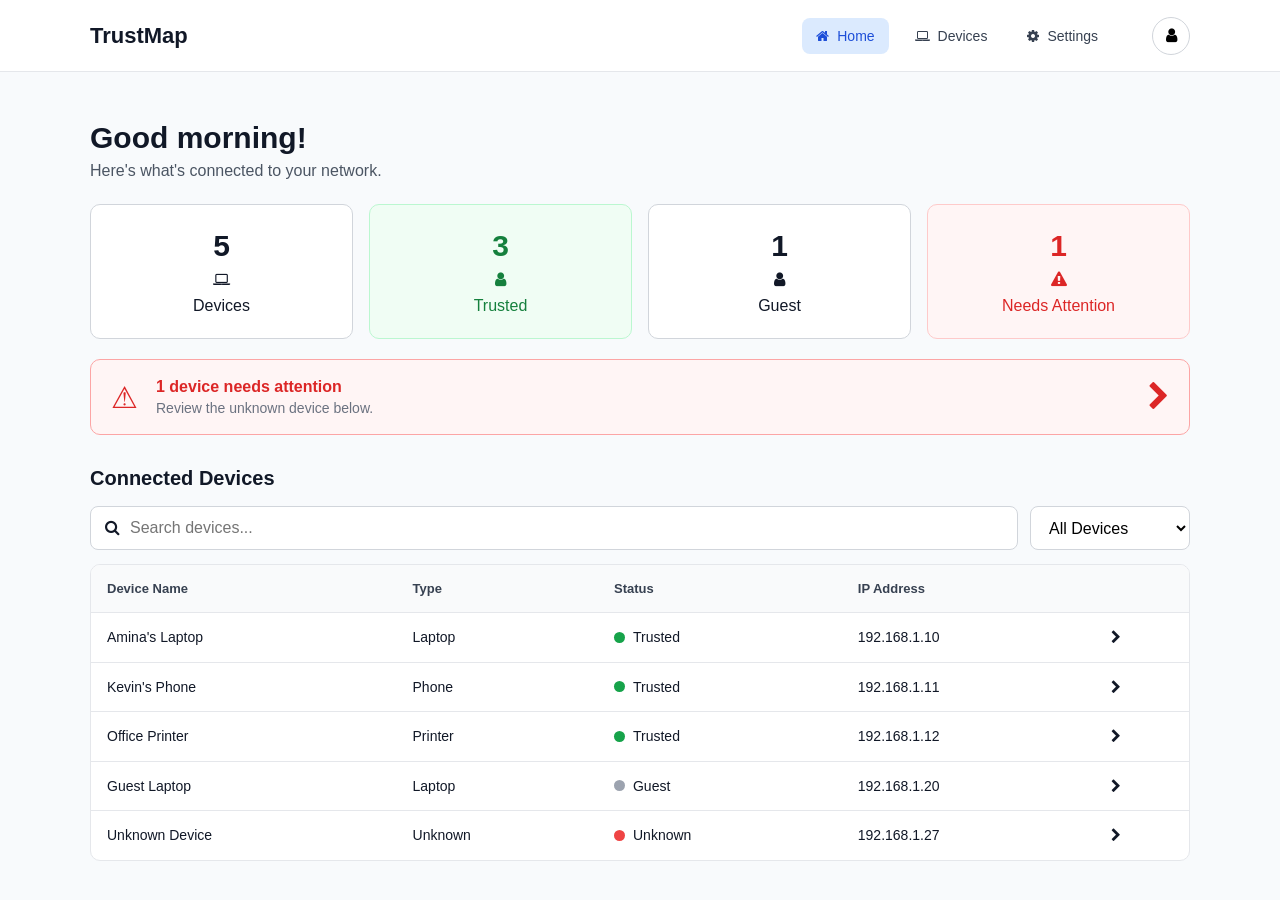
<file: index.html>
<!DOCTYPE html>
<html lang="en">

<head>
    <meta charset="UTF-8">
    <meta name="viewport" content="width=device-width, initial-scale=1.0">
    <title>TrustMap | Dashboard</title>
    <link rel="stylesheet" href="css/style.css">
    <link rel="stylesheet" href="https://cdnjs.cloudflare.com/ajax/libs/font-awesome/4.7.0/css/font-awesome.min.css">
</head>

<body>
    <!-- top navigation bar -->
    <header class="topbar">
        <div class="topbar-container">
            <a href="index.html" class="logo">
                TrustMap
            </a>

            <nav class="main-nav" aria-label="Main navigation">
                <a href="index.html" class="nav-link active">
                    <span aria-hidden="true">
                        <i class="fa fa-home" aria-hidden="true"></i>
                    </span>
                    Home
                </a>

                <a href="device.html" class="nav-link">
                    <span aria-hidden="true">
                        <i class="fa fa-laptop" aria-hidden="true"></i>
                    </span>
                    Devices
                </a>

                <a href="#" class="nav-link">
                    <span aria-hidden="true">
                        <i class="fa fa-cog" aria-hidden="true"></i>
                    </span>
                    Settings
                </a>
            </nav>

            <button class="profile-button" aria-label="Open profile">
                <span aria-hidden="true">
                    <i class="fa fa-user" aria-hidden="true"></i>
                </span>
            </button>
        </div>
    </header>

    <!-- dashboard content -->
    <main class="dashboard">
        <section class="dashboard-intro">
            <h1>Good morning!</h1>
            <p> Here's what's connected to your network.</p>
        </section>

        <!-- network status cards -->
        <section class="status-grid" aria-label="Network status">
            <article class="status-card">
                <strong class="status-number" id="device-count">5</strong>
                <span aria-hidden="true">
                    <i class="fa fa-laptop" aria-hidden="true"></i>
                </span>
                <p>Devices</p>
            </article>

            <article class="status-card status-card-trusted">
                <strong class="status-number" id="trusted-count">3</strong>
                <span aria-hidden="true">
                    <i class="fa fa-user" aria-hidden="true"></i>
                </span>
                <p>Trusted</p>
            </article>

            <article class="status-card">
                <strong class="status-number" id="guest-count">1</strong>
                <span aria-hidden="true">
                    <i class="fa fa-user" aria-hidden="true"></i>
                </span>
                <p>Guest</p>
            </article>

            <article class="status-card status-card-attention">
                <strong class="status-number" id="attention-count">1</strong>
                <span aria-hidden="true">
                    <i class="fa fa-exclamation-triangle" aria-hidden="true"></i>
                </span>
                <p>Needs Attention</p>
            </article>
        </section>

        <!-- attention alert -->
        <section class="attention-alert" aria-label="Device attention required" id="network-alert">
            <span class="alert-icon" aria-hidden="true">
                <i class="fa fa-exclamation-triangle" aria-hidden="true"></i>
            </span>
            <div class="alert-message">
                <strong> 1 device needs attention </strong>
                <p> Review the unknown device below. </p>
            </div>

            <a href="device.html" class="alert-action" aria-label="Review unknown device">
                <i class="fa fa-angle-right" aria-hidden="true"></i>
            </a>
        </section>

        <!-- connected devices section -->
        <section class="devices-section" id="devices">
            <h2>Connected Devices</h2>

            <!-- SEARCH + FILTER -->
            <div class="device-controls">
                <label class="search-box">
                    <span aria-hidden="true"><i class="fa fa-search" aria-hidden="true"></i></span>
                    <input type="search" id="device-search" placeholder="Search devices..." aria-label="Search devices">
                </label>

                <select class="device-filter" id="device-filter" aria-label="Filter devices">
                    <option value="all">All Devices</option>
                    <option value="trusted">Trusted</option>
                    <option value="guest">Guest</option>
                    <option value="unknown">Unknown</option>
                </select>
            </div>

            <!-- devices table -->
            <div class="table-wrapper">
                <table class="device-table">
                    <thead>
                        <tr>
                            <th scope="col">Device Name</th>
                            <th scope="col">Type</th>
                            <th scope="col">Status</th>
                            <th scope="col">IP Address</th>
                            <th scope="col">
                                <span class="sr-only">Action</span>
                            </th>
                        </tr>
                    </thead>
                    <tbody id="device-table-body"></tbody>
                </table>
            </div>
        </section>
    </main>
    <script src="js/app.js"></script>
</body>
</html>
</file>
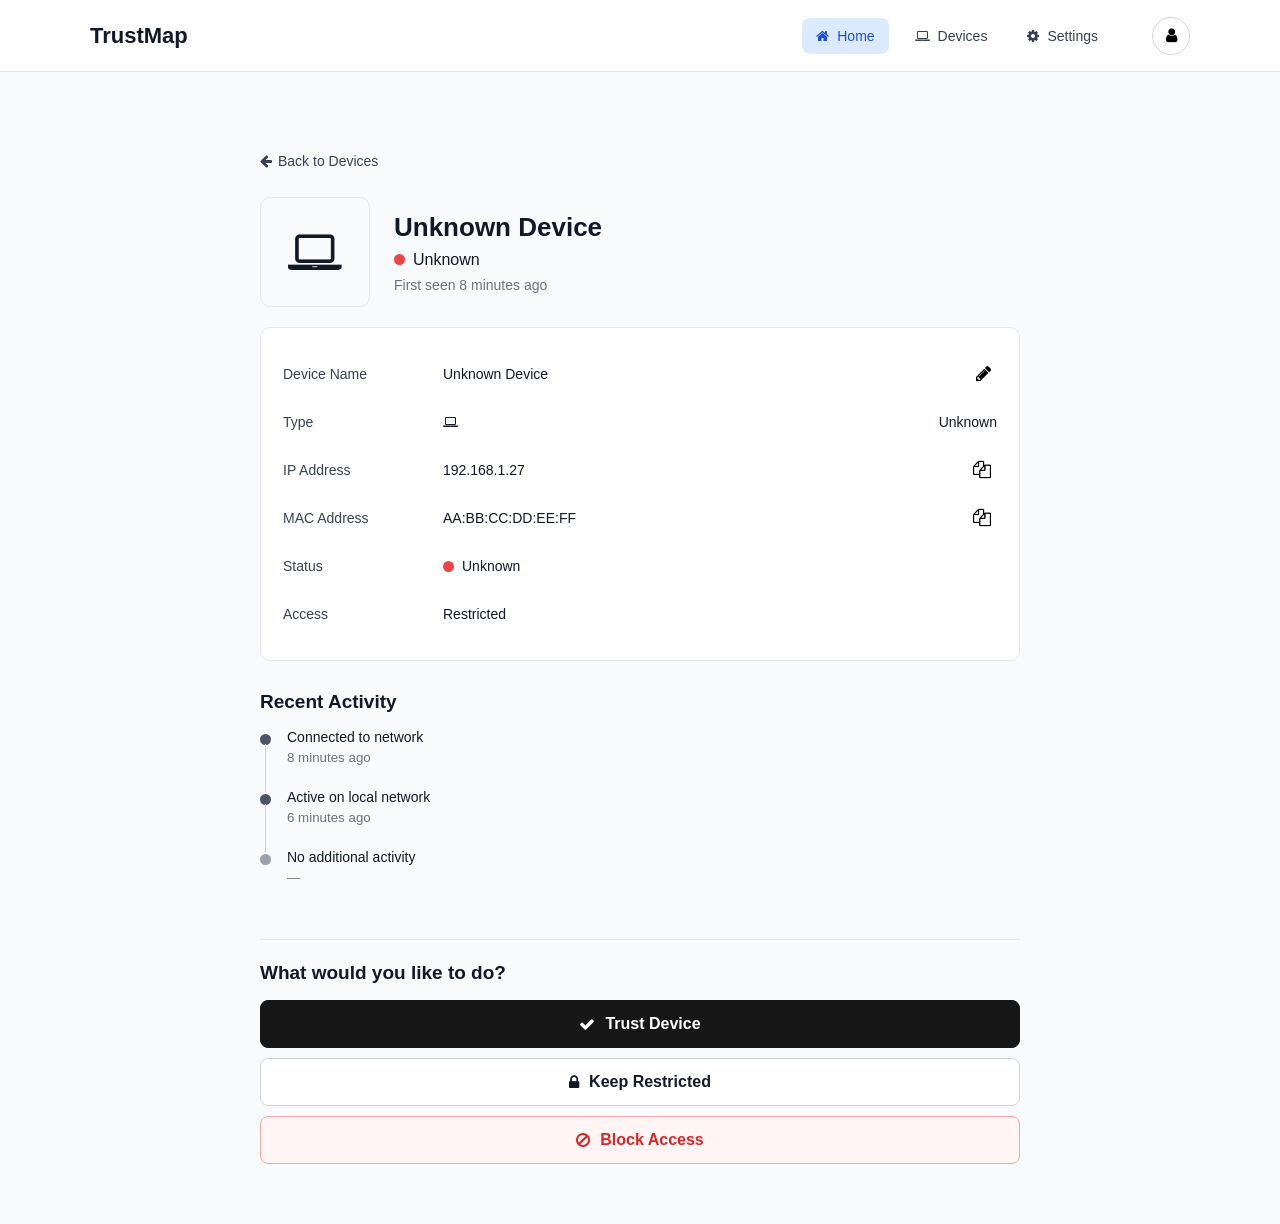
<file: device.html>
<!DOCTYPE html>
<html lang="en">
<head>
    <meta charset="UTF-8">
    <meta name="viewport" content="width=device-width, initial-scale=1.0">
    <title>TrustMap | Device Details</title>
    <link rel="stylesheet" href="css/style.css">
    <link rel="stylesheet" href="https://cdnjs.cloudflare.com/ajax/libs/font-awesome/4.7.0/css/font-awesome.min.css">
</head>

<body>
    <!-- top navigation bar -->
    <header class="topbar">
        <div class="topbar-container">
            <a href="index.html" class="logo">
                TrustMap
            </a>

            <nav class="main-nav" aria-label="Main navigation">
                <a href="index.html" class="nav-link active">
                    <span aria-hidden="true">
                        <i class="fa fa-home" aria-hidden="true"></i>
                    </span>
                    Home
                </a>

                <a href="#devices" class="nav-link">
                    <span aria-hidden="true">
                        <i class="fa fa-laptop" aria-hidden="true"></i>
                    </span>
                    Devices
                </a>

                <a href="#" class="nav-link">
                    <span aria-hidden="true">
                        <i class="fa fa-cog" aria-hidden="true"></i>
                    </span>
                    Settings
                </a>
            </nav>

            <button class="profile-button" aria-label="Open profile">
                <span aria-hidden="true">
                    <i class="fa fa-user" aria-hidden="true"></i>
                </span>
            </button>
        </div>
    </header>

    <!-- device details page content -->
    <main class="device-page">
        <!-- Back navigation -->
        <a href="index.html" class="back-link">
            <span aria-hidden="true">
                <i class="fa fa-arrow-left" aria-hidden="true"></i>
            </span>
            Back to Devices
        </a>

        <!-- Device heading -->
        <section class="device-heading">
            <div class="device-icon" aria-hidden="true">
                <i class="fa fa-laptop" aria-hidden="true"></i>
            </div>

            <div class="device-heading-info">
                <h1 id="device-name">Unknown Device</h1>
                <div class="device-status unknown" id="device-heading-status">
                    <span class="status-dot"></span>
                    <span id="device-heading-status-text">Unknown</span>
                </div>
                <p id="device-first-seen">First seen 8 minutes ago</p>
            </div>
        </section>

        <!-- Device information -->
        <section class="device-information" aria-labelledby="device-information-title">
            <h2 id="device-information-title"class="sr-only">
                Device information
            </h2>

            <dl class="device-details-list">
                <div class="detail-row">
                    <dt>Device Name</dt>
                    <dd>
                        <span id="device-detail-name">
                            Unknown Device
                        </span>
                        <button class="icon-button" aria-label="Edit device name">
                            <i class="fa fa-pencil" aria-hidden="true"></i>
                        </button>
                    </dd>
                </div>

                <div class="detail-row">
                    <dt>Type</dt>
                    <dd id="device-type">
                        <i class="fa fa-laptop" aria-hidden="true"></i>
                        Unknown
                    </dd>
                </div>

                <div class="detail-row">
                    <dt>IP Address</dt>
                    <dd>
                        <span id="device-ip">
                          192.168.1.27
                        </span>
                        <button class="icon-button" aria-label="Copy IP address">
                          <i class="fa fa-copy" aria-hidden="true"></i>
                        </button>
                    </dd>
                </div>

                <div class="detail-row">
                    <dt>MAC Address</dt>
                    <dd>
                        <span id="device-mac">
                            AA:BB:CC:DD:EE:FF
                        </span>
                        <button class="icon-button" aria-label="Copy MAC address">
                            <i class="fa fa-copy" aria-hidden="true"></i>
                        </button>
                    </dd>
                </div>

                <div class="detail-row">
                    <dt>Status</dt>
                    <dd>
                        <span class="device-status unknown" id="device-detail-status">
                            <span class="status-dot"></span>
                            <span id="device-detail-status-text">
                                Unknown
                            </span>
                        </span>
                    </dd>
                </div>

                <div class="detail-row">
                    <dt>Access</dt>
                    <dd id="device-access">Restricted</dd>
                </div>
            </dl>
        </section>

        <!-- Recent activity -->
        <section class="recent-activity">
            <h2>Recent Activity</h2>
            <ol class="activity-list">
                <li>
                    <span class="activity-dot"></span>
                    <div>
                        <p>Connected to network</p>
                        <small>8 minutes ago</small>
                    </div>
                </li>

                <li>
                    <span class="activity-dot"></span>
                    <div>
                        <p>Active on local network</p>
                        <small>6 minutes ago</small>
                    </div>
                </li>

                <li class="activity-muted">
                    <span class="activity-dot"></span>
                    <div>
                        <p>No additional activity</p>
                        <small>—</small>
                    </div>
                </li>
            </ol>
        </section>

        <!-- Trust decision -->
        <section class="device-actions">
            <h2>What would you like to do?</h2>
            <div class="action-buttons">
                <button type="button" id="trust-device-button" class="action-button trust-button">
                    <i class="fa fa-check" aria-hidden="true"></i>
                    Trust Device
                </button>
                <button type="button" class="action-button restrict-button">
                    <i class="fa fa-lock" aria-hidden="true"></i>
                    Keep Restricted
                </button>
                <button type="button" class="action-button block-button">
                    <i class="fa fa-ban" aria-hidden="true"></i>
                    Block Access
                </button>
            </div>
        </section>
    </main>
    <script src="js/app.js"></script>
</body>
</html>
</file>
<file: css/style.css>
/* base */
* {
    box-sizing: border-box;
}

body {
    margin: 0;
    min-height: 100vh;
    font-family: Arial, Helvetica, sans-serif;
    background: #f8fafc;
    color: #111827;
}

a {
    color: inherit;
    text-decoration: none;
}

button,
input,
select {
    font: inherit;
}

/* top navigation bar */
.topbar {
    height: 72px;
    background: #ffffff;
    border-bottom: 1px solid #e5e7eb;
    margin-bottom: 3rem;
}

.topbar-container {
    width: min(100% - 40px, 1100px);
    height: 100%;
    margin: 0 auto;
    display: flex;
    align-items: center;
    gap: 40px;
}

.logo {
    font-size: 22px;
    font-weight: 700;
    margin-right: auto;
}

.main-nav {
    display: flex;
    align-items: center;
    gap: 12px;
}

.nav-link {
    display: flex;
    align-items: center;
    gap: 8px;
    padding: 10px 14px;
    border-radius: 8px;
    color: #374151;
    font-size: 14px;
}

.nav-link:hover {
    background: #f3f4f6;
}

.nav-link.active {
    background: #dbeafe;
    color: #1d4ed8;
}

.profile-button {
    width: 38px;
    height: 38px;
    border-radius: 50%;
    border: 1px solid #d1d5db;
    background: #ffffff;
    cursor: pointer;
}

/* dashboard */
.dashboard {
    width: min(100% - 40px, 1100px);
    margin: 0 auto;
    margin-bottom: 3rem;
}

.dashboard-intro {
    margin-bottom: 24px;
}

.dashboard-intro h1 {
    margin: 0 0 6px;
    font-size: 30px;
    line-height: 1.2;
}

.dashboard-intro p {
    margin: 0;
    color: #4b5563;
}

/* status cards */
.status-grid {
    display: grid;
    grid-template-columns: repeat(4, 1fr);
    gap: 16px;
    margin-bottom: 20px;
}

.status-card {
    min-height: 135px;
    display: flex;
    flex-direction: column;
    align-items: center;
    justify-content: center;
    gap: 8px;
    background: #ffffff;
    border: 1px solid #d1d5db;
    border-radius: 10px;
}

.status-card p {
    margin: 0;
    text-align: center;
}

.status-number {
    font-size: 30px;
}

.status-card-trusted {
    background: #f0fdf4;
    border-color: #bbf7d0;
    color: #15803d;
}

.status-card-attention {
    background: #fff5f5;
    border-color: #fecaca;
    color: #dc2626;
}

/* attention alert */
.attention-alert {
    display: flex;
    align-items: center;
    gap: 18px;
    padding: 18px 20px;
    margin-bottom: 32px;
    background: #fff5f5;
    border: 1px solid #fca5a5;
    border-radius: 10px;
    color: #dc2626;
}

.alert-icon {
    font-size: 30px;
}

.alert-message {
    flex: 1;
}

.alert-message strong {
    display: block;
    margin-bottom: 4px;
    font-size: 16px;
}

.alert-message p {
    margin: 0;
    color: #6b7280;
    font-size: 14px;
}

.alert-action {
    font-size: 30px;
}

/* connected devices */
.devices-section h2 {
    margin: 0 0 16px;
    font-size: 20px;
}

/* search + filter */
.device-controls {
    display: flex;
    gap: 12px;
    margin-bottom: 14px;
}

.search-box {
    flex: 1;
    display: flex;
    align-items: center;
    gap: 10px;
    padding: 0 14px;
    background: #ffffff;
    border: 1px solid #d1d5db;
    border-radius: 8px;
}

.search-box input {
    width: 100%;
    padding: 12px 0;
    border: none;
    outline: none;
    background: transparent;
}

.device-filter {
    min-width: 160px;
    padding: 0 14px;
    background: #ffffff;
    border: 1px solid #d1d5db;
    border-radius: 8px;
    cursor: pointer;
}

/* device table */
.table-wrapper {
    overflow-x: auto;
    background: #ffffff;
    border: 1px solid #e5e7eb;
    border-radius: 10px;
}

.device-table {
    width: 100%;
    border-collapse: collapse;
}

.device-table th,
.device-table td {
    padding: 16px;
    text-align: left;
    border-bottom: 1px solid #e5e7eb;
}

.device-table th {
    background: #f9fafb;
    color: #374151;
    font-size: 13px;
    font-weight: 600;
}

.device-table td {
    font-size: 14px;
}

.device-table tbody tr:last-child td {
    border-bottom: none;
}

.device-table tbody tr:hover {
    background: #f9fafb;
}

/* device status */
.device-status {
    display: inline-flex;
    align-items: center;
    gap: 8px;
}

.status-dot {
    width: 11px;
    height: 11px;
    display: inline-block;
    border-radius: 50%;
}

.trusted .status-dot {
    background: #16a34a;
}

.guest .status-dot {
    background: #9ca3af;
}

.unknown .status-dot {
    background: #ef4444;
}

/* unknown device */
.unknown-device {
    background: #fffafa;
}

.unknown-device a {
    display: inline-block;
    font-size: 24px;
    font-weight: 600;
}

/* accessibility */
.sr-only {
    position: absolute;
    width: 1px;
    height: 1px;
    padding: 0;
    margin: -1px;
    overflow: hidden;
    clip: rect(0, 0, 0, 0);
    white-space: nowrap;
    border: 0;
}

/* device page details */
.device-page {
    width: min(100% - 40px, 760px);

    margin: 0 auto;
    padding: 32px 0 60px;
}

/* BACK LINK */
.back-link {
    display: inline-flex;
    align-items: center;
    gap: 6px;
    margin-bottom: 28px;
    color: #374151;
    font-size: 14px;
}

.back-link:hover {
    color: #1d4ed8;
}

/* device heading */
.device-heading {
    display: flex;
    align-items: center;
    gap: 24px;
    margin-bottom: 20px;
}

.device-icon {
    width: 110px;
    height: 110px;
    display: grid;
    place-items: center;
    flex-shrink: 0;
    background: #f9fafb;
    border: 1px solid #e5e7eb;
    border-radius: 10px;
    font-size: 50px;
}

.device-heading-info h1 {
    margin: 0 0 8px;
    font-size: 26px;
}

.device-heading-info .device-status {
    margin-bottom: 8px;
}

.device-heading-info p {
    margin: 0;
    color: #6b7280;
    font-size: 14px;
}

/* device information */
.device-information {
    margin-bottom: 30px;
    padding: 22px;
    background: #ffffff;
    border: 1px solid #e5e7eb;
    border-radius: 10px;
}

.device-details-list {
    margin: 0;
}

.detail-row {
    display: grid;
    grid-template-columns: 160px 1fr;
    align-items: center;
    min-height: 48px;
}

.detail-row dt {
    color: #374151;
    font-size: 14px;
}

.detail-row dd {
    margin: 0;
    display: flex;
    align-items: center;
    justify-content: space-between;
    gap: 16px;
    font-size: 14px;
}

.icon-button {
    border: none;
    background: transparent;
    cursor: pointer;
    font-size: 18px;
}


/* recent activity */
.recent-activity {
    margin-bottom: 30px;
}

.recent-activity h2,
.device-actions h2 {
    margin: 0 0 16px;
    font-size: 19px;
}

.activity-list {
    margin: 0;
    padding: 0;
    list-style: none;
}

.activity-list li {
    position: relative;
    display: flex;
    gap: 16px;
    min-height: 60px;
}

.activity-list li:not(:last-child)::before {
    content: "";
    position: absolute;
    left: 5px;
    top: 15px;
    width: 1px;
    height: 48px;
    background: #d1d5db;
}

.activity-dot {
    width: 11px;
    height: 11px;
    margin-top: 5px;
    flex-shrink: 0;
    background: #4b5563;
    border-radius: 50%;
}

.activity-list p {
    margin: 0 0 3px;
    font-size: 14px;
}

.activity-list small {
    color: #6b7280;
}

.activity-muted .activity-dot {
    background: #9ca3af;
}

/* device actions */
.device-actions {
    padding-top: 22px;
    border-top: 1px solid #e5e7eb;
}

.action-buttons {
    display: grid;
    gap: 10px;
}

.action-button {
    min-height: 48px;
    display: flex;
    align-items: center;
    justify-content: center;
    gap: 10px;
    padding: 0 18px;
    border-radius: 8px;
    font-weight: 600;
    cursor: pointer;
}

.trust-button {
    background: #171717;
    color: #ffffff;
    border: 1px solid #171717;
}

.trust-button:hover {
    background: #292929;
}

.restrict-button {
    background: #ffffff;
    color: #111827;
    border: 1px solid #d1d5db;
}

.block-button {
    background: #fff5f5;
    color: #dc2626;
    border: 1px solid #fca5a5;
}

.all-clear-alert {
    background: #f0fdf4;
    border-color: #bbf7d0;
    color: #15803d;
}

.alert-message p {
    color: #6b7280;
}


/* device page responsive design */
@media (max-width: 600px) {
    .device-page {
        width: min(100% - 24px, 760px);
    }

    .device-heading {
        align-items: flex-start;
    }

    .device-icon {
        width: 80px;
        height: 80px;

        font-size: 36px;
    }

    .detail-row {
        grid-template-columns: 120px 1fr;
    }
}

/* responsive design */
@media (max-width: 700px) {
    .topbar {
        padding: 0 16px;
        gap: 12px;
    }

    .main-nav {
        gap: 4px;
    }

    .nav-link {
        padding: 8px;
    }

    .status-grid {
        grid-template-columns: repeat(2, 1fr);
    }

    .device-controls {
        flex-direction: column;
    }

    .device-filter {
        min-height: 44px;
    }

    .dashboard {
        width: min(100% - 24px, 1100px);
        padding-top: 24px;
    }
}
</file>
